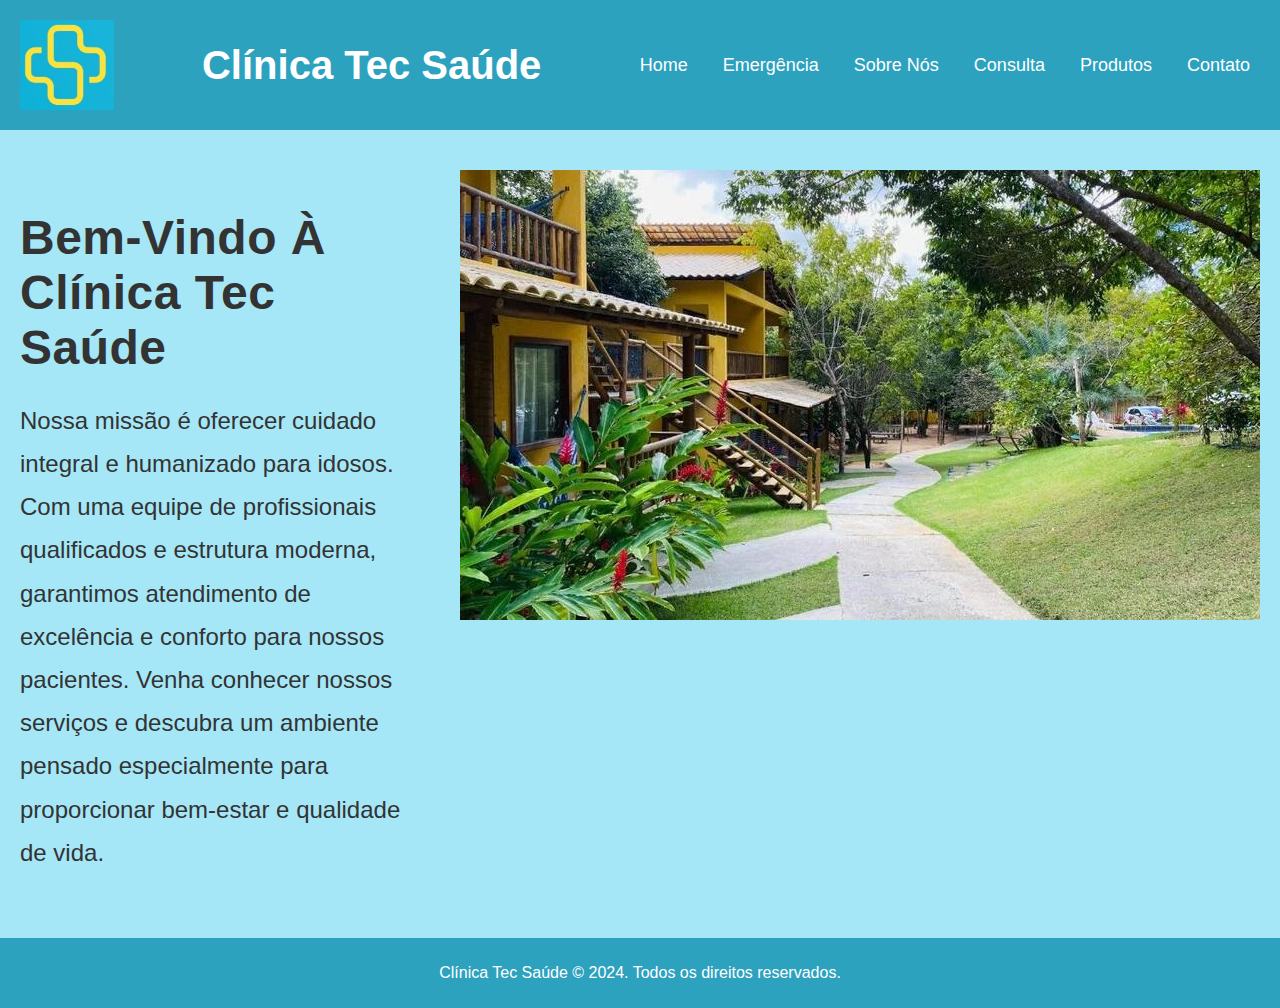
<file: index.html>
<!DOCTYPE html>
<html lang="pt-br">
<head>
    <meta charset="UTF-8">
    <meta name="viewport" content="width=device-width, initial-scale=1.0">
    <title>Home - Clínica Tec Saúde</title>
    <link rel="stylesheet" href="styles.css">
    <script src="script.js" defer></script>
</head>
<body>
    <header>
        <img src="imagens/logo TEC SAUDE.jpg" alt="Logo Clínica Tec Saúde">
        <h1>Clínica Tec Saúde</h1>
      
        <!-- Menu para Computador -->
        <nav class="desktop-menu">
          <a href="index.html">Home</a>
          <a href="emergencia.html">Emergência</a>
          <a href="sobre-nos.html">Sobre Nós</a>
          <a href="consulta.html">Consulta</a>
          <a href="produtos.html">Produtos</a>
          <a href="contato.html">Contato</a>
        </nav>
      
        <!-- Menu para Celular (Hambúrguer Menu) -->
        <nav class="mobile-menu">
          <button class="menu-toggle" aria-label="Abrir menu">&#9776;</button>
          <ul class="mobile-menu-items">
            <li><a href="index.html">Home</a></li>
            <li><a href="emergencia.html">Emergência</a></li>
            <li><a href="sobre-nos.html">Sobre Nós</a></li>
            <li><a href="consulta.html">Consulta</a></li>
            <li><a href="produtos.html">Produtos</a></li>
            <li><a href="contato.html">Contato</a></li>
          </ul>
        </nav>
      </header>

    <main>
        <section class="presentation section active" id="home">
            <div class="home-content">
                <!-- Coluna de texto -->
                <div class="home-text">
                    <h2 style="font-size: 3rem; margin-bottom: 20px;">Bem-vindo à Clínica Tec Saúde</h2>
                    <p style="font-size: 1.5rem; line-height: 1.8;">
                        Nossa missão é oferecer cuidado integral e humanizado para idosos. 
                        Com uma equipe de profissionais qualificados e estrutura moderna, garantimos 
                        atendimento de excelência e conforto para nossos pacientes. Venha conhecer nossos 
                        serviços e descubra um ambiente pensado especialmente para proporcionar bem-estar 
                        e qualidade de vida.
                    </p>
                </div>
                <!-- Coluna da imagem -->
                <img class="home-image" src="imagens/casa de repouso.jpg" alt="Casa de Repouso">
            </div>
        </section>
    </main>

    <footer>
        <p>Clínica Tec Saúde © 2024. Todos os direitos reservados.</p>
    </footer>
</body>
</html>
</file>
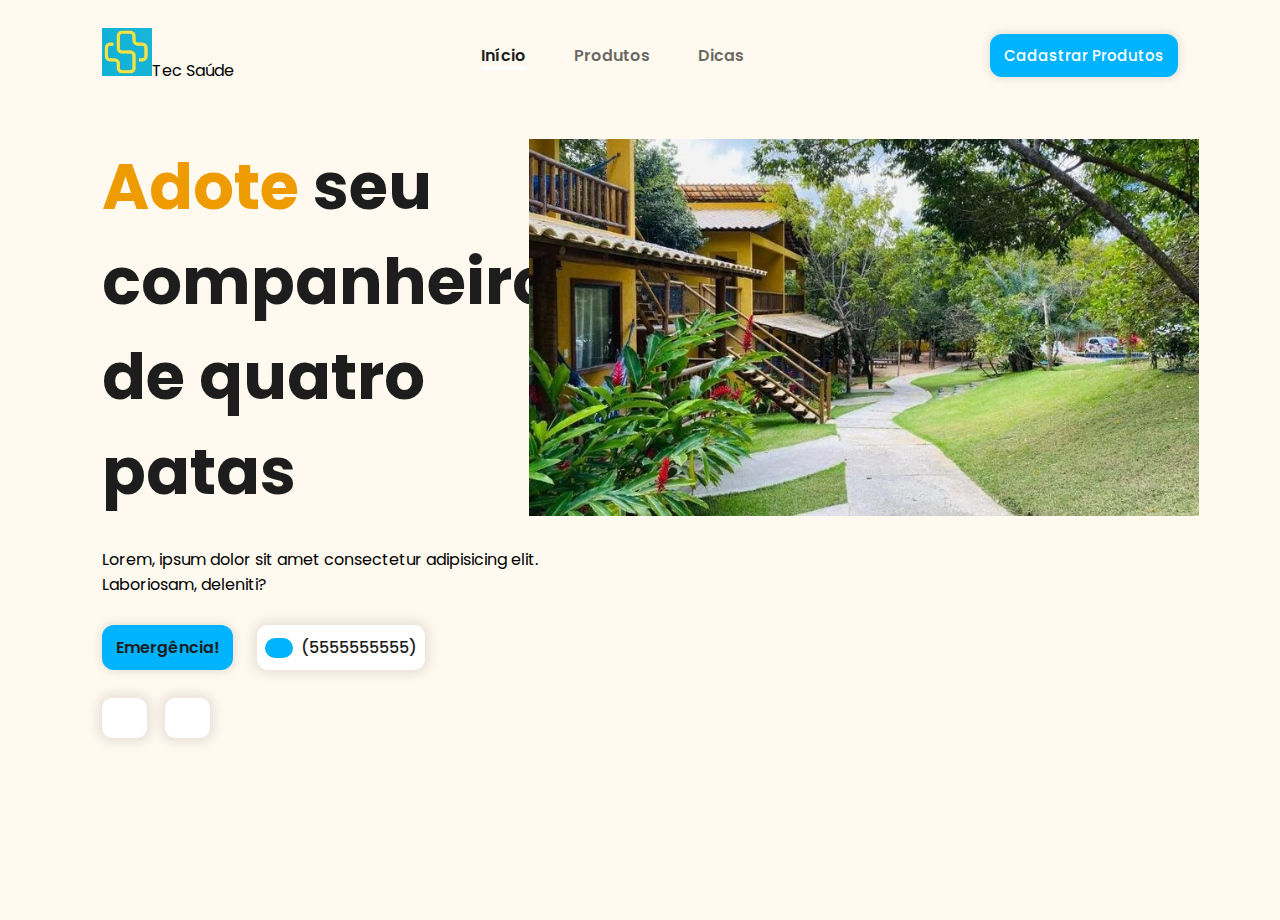
<file: tecsaude/tecsaude - teste/Index.html>
<!DOCTYPE html>
<html lang="pt-br">
<head>
    <meta charset="UTF-8">
    <meta name="viewport" content="width=device-width, initial-scale=1.0">
    <link rel="stylesheet" href="Assets/Css/Header.css">
    <link rel="stylesheet" href="Assets/Css/Main.css">
    <link rel="stylesheet" href="Assets/Css/Menu.css">
    <link rel="stylesheet" href="https://cdnjs.cloudflare.com/ajax/libs/font-awesome/6.6.0/css/all.min.css" integrity="sha512-Kc323vGBEqzTmouAECnVceyQqyqdsSiqLQISBL29aUW4U/M7pSPA/gEUZQqv1cwx4OnYxTxve5UMg5GT6L4JJg==" crossorigin="anonymous" referrerpolicy="no-referrer" />

    <script src="https://cdnjs.cloudflare.com/ajax/libs/jquery/3.7.1/jquery.min.js" integrity="sha512-v2CJ7UaYy4JwqLDIrZUI/4hqeoQieOmAZNXBeQyjo21dadnwR+8ZaIJVT8EE2iyI61OV8e6M8PP2/4hpQINQ/g==" crossorigin="anonymous" referrerpolicy="no-referrer"></script>
    <title>Clinica TecSaude</title>
</head>
<body>
    <!--Cabeçalho-->
    <header>
        <nav id="navbar">
            <a id="nav_logo"><img src="Assets/Img/logo-final.jpg" alt="Logo Tec Saude">Tec Saúde</a>

            <ul id="nav_list">
                <li class="nav-item active">
                    <a href="Index.html">Início</a>
                </li>
                <li class="nav-item">
                    <a href="produtos.php">Produtos</a>
                </li>
                <li class="nav-item">
                    <a href="dicas.html">Dicas</a>
                </li>
                
            </ul>

            <button class="btn-default">
                <a href="Formulario.html">Cadastrar Produtos</a>
            </button>

            <button id="mobile_btn">
                <i class="fa-solid fa-bars"></i>
            </button>
        </nav>

        <div id="mobile_menu">
            <ul id="mobile_nav_list">
                <li class="nav-item">
                    <a href="Index.html">Início</a>
                </li>
                <li class="nav-item">
                    <a href="produtos.php">Produtos</a>
                </li>
                <li class="nav-item">
                    <a href="dicas.html">Dicas</a>
                </li>
                
            </ul>

            <button class="btn-default">
                <a href="Formulario.html">Cadastrar Produtos</a>
            </button>
        </div>
    </header> 

    <main id="content">
        <section id="home">
            <div class="shape"></div>
            
            <div id="cta">
                <h1 class="title"><span>Adote</span> seu companheiro de quatro patas</h1>
                <p class="description">
                    Lorem, ipsum dolor sit amet consectetur adipisicing elit. Laboriosam, deleniti?
                </p>
            
                
                <div id="cta_buttons">
                    <a href="#" class="btn-default">Emergência!</a>
                    <a href="tel:+5555555555" id="phone_button">
                        <button class="btn-default">
                            <i class="fa-solid fa-phone"></i>
                        </button>
                        (5555555555)
                    </a>
                </div>

                <div class="social-media-buttons">
                    <a href="">
                        <i class="fa-brands fa-whatsapp"></i>
                    </a>
    
                    <a href="">
                        <i class="fa-brands fa-instagram"></i>
                    </a>
                </div>
            </div>
            

            <div id="banner">
                <img src="Assets/Img/casa de repouso.jpg" alt="banner">
            </div>
        </section>

        
    </main>
    
    <script src="Javascript/Script.js"></script>
</body>
</html>
</file>
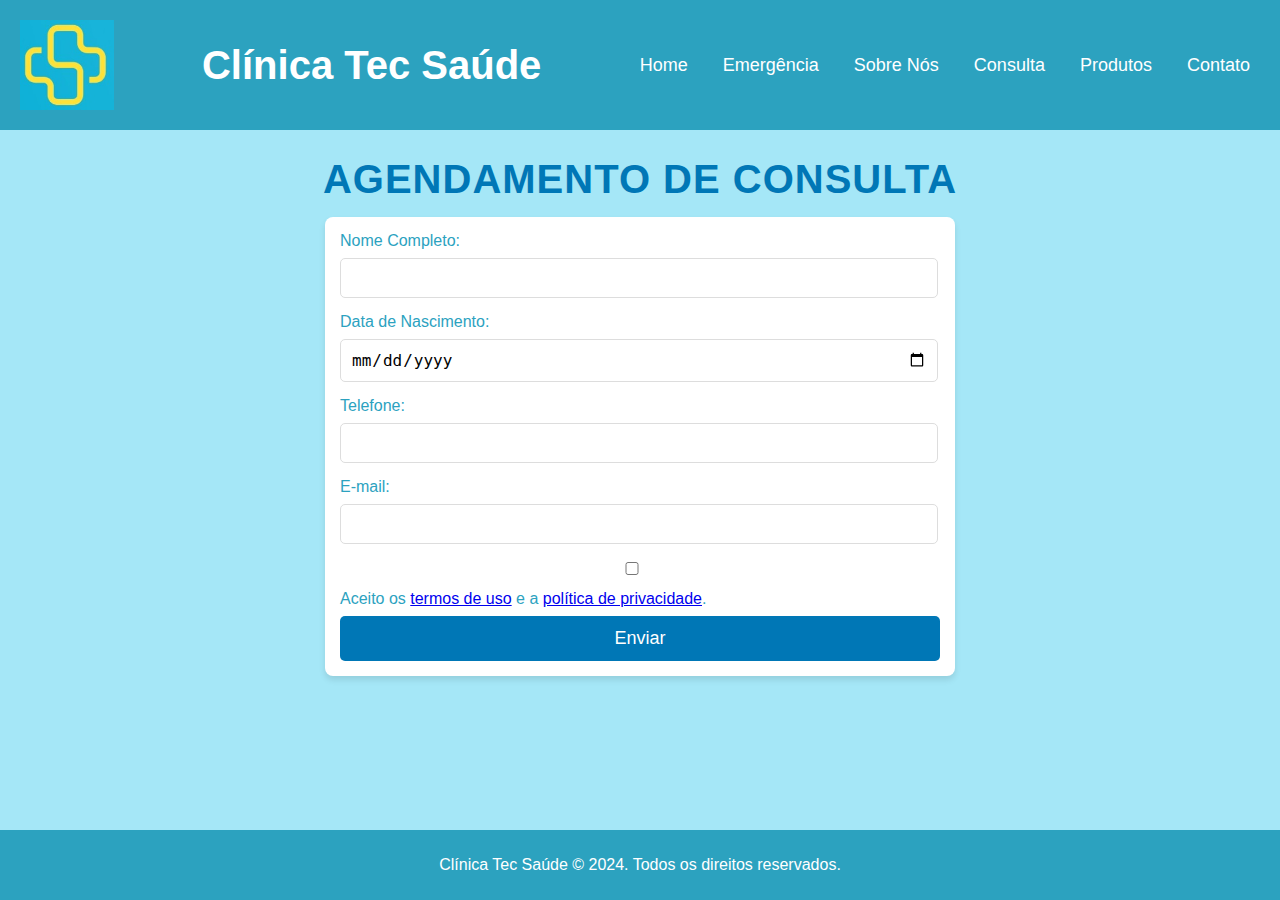
<file: consulta.html>
<!DOCTYPE html>
<html lang="pt-br">
<head>
    <meta charset="UTF-8">
    <meta name="viewport" content="width=device-width, initial-scale=1.0">
    <title>Consulta - Clínica Tec Saúde</title>
    <link rel="stylesheet" href="styles.css">
    <script src="script.js" defer></script>
</head>
<body>
    <header>
        <img src="imagens/logo TEC SAUDE.jpg" alt="Logo Clínica Tec Saúde">
        <h1>Clínica Tec Saúde</h1>
      
        <!-- Menu para Computador -->
        <nav class="desktop-menu">
          <a href="index.html">Home</a>
          <a href="emergencia.html">Emergência</a>
          <a href="sobre-nos.html">Sobre Nós</a>
          <a href="consulta.html">Consulta</a>
          <a href="produtos.html">Produtos</a>
          <a href="contato.html">Contato</a>
        </nav>
      
        <!-- Menu para Celular (Hambúrguer Menu) -->
        <nav class="mobile-menu">
          <button class="menu-toggle" aria-label="Abrir menu">&#9776;</button>
          <ul class="mobile-menu-items">
            <li><a href="index.html">Home</a></li>
            <li><a href="emergencia.html">Emergência</a></li>
            <li><a href="sobre-nos.html">Sobre Nós</a></li>
            <li><a href="consulta.html">Consulta</a></li>
            <li><a href="produtos.html">Produtos</a></li>
            <li><a href="contato.html">Contato</a></li>
          </ul>
        </nav>
      </header>

    <main>
        <section class="consult-section">
            <h1>Agendamento de Consulta</h1>
            <form>
                <label for="name">Nome Completo:</label>
                <input type="text" id="name" required>

                <label for="dob">Data de Nascimento:</label>
                <input type="date" id="dob" required>

                <label for="phone">Telefone:</label>
                <input type="tel" id="phone" required>

                <label for="email">E-mail:</label>
                <input type="email" id="email" required>

                <label for="privacy-policy">
                    <input type="checkbox" id="privacy-policy" required>
                    Aceito os <a href="/termos-de-uso">termos de uso</a> e a <a href="/politica-de-privacidade">política de privacidade</a>.
                </label>

                <button type="submit">Enviar</button>
            </form>
        </section>
    </main>

    <footer>
        <p>Clínica Tec Saúde © 2024. Todos os direitos reservados.</p>
    </footer>
</body>
</html>
</file>
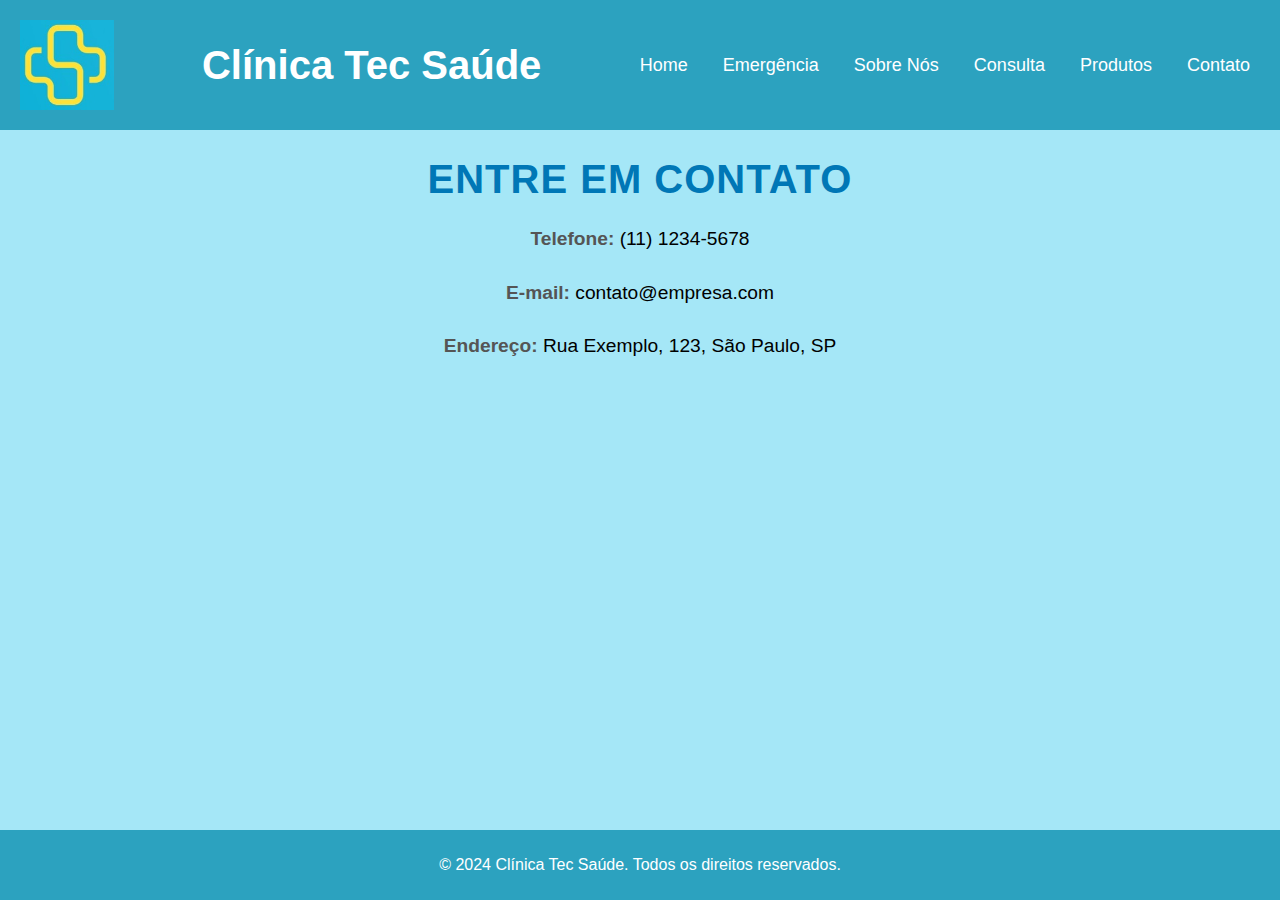
<file: contato.html>
<!DOCTYPE html>
<html lang="pt-br">
<head>
    <meta charset="UTF-8">
    <meta name="viewport" content="width=device-width, initial-scale=1.0">
    <title>Contato - Clínica Tec Saúde</title>
    <link rel="stylesheet" href="styles.css">
    <script src="script.js" defer></script>
</head>
<body>
    <header>
        <img src="imagens/logo TEC SAUDE.jpg" alt="Logo Clínica Tec Saúde">
        <h1>Clínica Tec Saúde</h1>
      
        <!-- Menu para Computador -->
        <nav class="desktop-menu">
          <a href="index.html">Home</a>
          <a href="emergencia.html">Emergência</a>
          <a href="sobre-nos.html">Sobre Nós</a>
          <a href="consulta.html">Consulta</a>
          <a href="produtos.html">Produtos</a>
          <a href="contato.html">Contato</a>
        </nav>
      
        <!-- Menu para Celular (Hambúrguer Menu) -->
        <nav class="mobile-menu">
          <button class="menu-toggle" aria-label="Abrir menu">&#9776;</button>
          <ul class="mobile-menu-items">
            <li><a href="index.html">Home</a></li>
            <li><a href="emergencia.html">Emergência</a></li>
            <li><a href="sobre-nos.html">Sobre Nós</a></li>
            <li><a href="consulta.html">Consulta</a></li>
            <li><a href="produtos.html">Produtos</a></li>
            <li><a href="contato.html">Contato</a></li>
          </ul>
        </nav>
    </header>

    <main>
        <section>
            <h1 style="text-align: center; font-size: 2.5rem; margin-bottom: 20px; color: #0077B6;">Entre em Contato</h1>
            <div style="max-width: 600px; margin: 0 auto; text-align: center; font-size: 1.2rem; line-height: 1.8; color: #555;">
                <p><strong>Telefone:</strong> <span style="color: #000;">(11) 1234-5678</span></p>
                <p><strong>E-mail:</strong> <span style="color: #000;">contato@empresa.com</span></p>
                <p><strong>Endereço:</strong> <span style="color: #000;">Rua Exemplo, 123, São Paulo, SP</span></p>
            </div>
        </section>
    </main>

    <footer>
        <p>&copy; 2024 Clínica Tec Saúde. Todos os direitos reservados.</p>
    </footer>
</body>
</html>
</file>
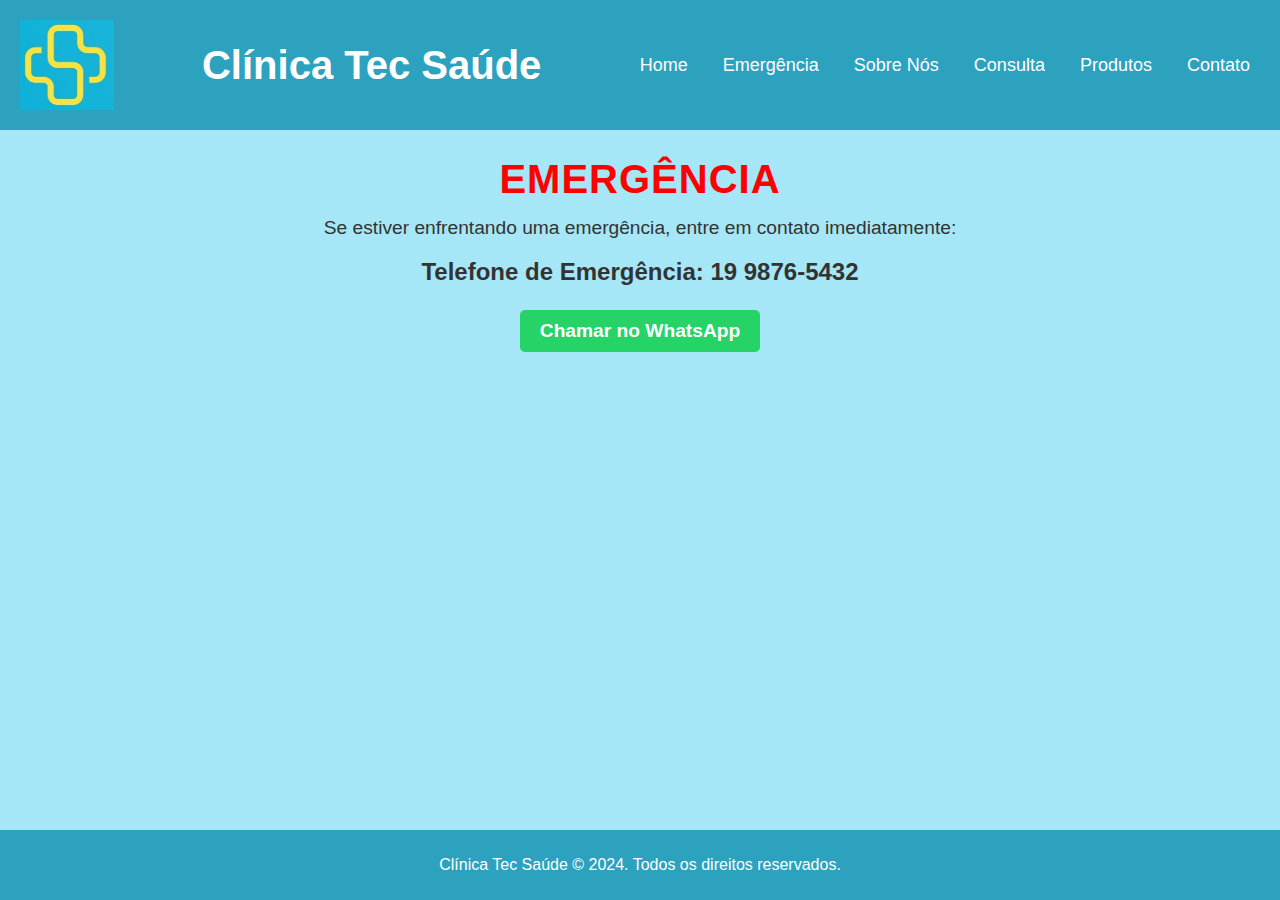
<file: emergencia.html>
<!DOCTYPE html>
<html lang="pt-br">
<head>
    <meta charset="UTF-8">
    <meta name="viewport" content="width=device-width, initial-scale=1.0">
    <title>Emergência - Clínica Tec Saúde</title>
    <link rel="stylesheet" href="styles.css">
    <script src="script.js" defer></script>
</head>
<body>
    <header>
        <img src="imagens/logo TEC SAUDE.jpg" alt="Logo Clínica Tec Saúde">
        <h1>Clínica Tec Saúde</h1>
      
        <!-- Menu para Computador -->
        <nav class="desktop-menu">
          <a href="index.html">Home</a>
          <a href="emergencia.html">Emergência</a>
          <a href="sobre-nos.html">Sobre Nós</a>
          <a href="consulta.html">Consulta</a>
          <a href="produtos.html">Produtos</a>
          <a href="contato.html">Contato</a>
        </nav>
      
        <!-- Menu para Celular (Hambúrguer Menu) -->
        <nav class="mobile-menu">
          <button class="menu-toggle" aria-label="Abrir menu">&#9776;</button>
          <ul class="mobile-menu-items">
            <li><a href="index.html">Home</a></li>
            <li><a href="emergencia.html">Emergência</a></li>
            <li><a href="sobre-nos.html">Sobre Nós</a></li>
            <li><a href="consulta.html">Consulta</a></li>
            <li><a href="produtos.html">Produtos</a></li>
            <li><a href="contato.html">Contato</a></li>
          </ul>
        </nav>
    </header> 
    
   <main>
    <section class="emergency-section" id="emergency">
        <!-- Título em vermelho -->
        <h1 style="color: red; font-size: 2.5rem; text-align: center;">Emergência</h1>
        
        <!-- Texto centralizado -->
        <p style="font-size: 1.2rem; text-align: center; margin-top: 15px;">
            Se estiver enfrentando uma emergência, entre em contato imediatamente:
        </p>
        
        <!-- Telefone em negrito -->
        <p style="font-size: 1.5rem; font-weight: bold; text-align: center; margin-top: 10px;">
            Telefone de Emergência: 19 9876-5432
        </p>
        
        <!-- Botão do WhatsApp -->
        <div style="text-align: center; margin-top: 20px;">
            <a href="https://wa.me/551998765432" 
               target="_blank" 
               style="display: inline-block; background-color: #25D366; color: white; font-size: 1.2rem; font-weight: bold; text-decoration: none; padding: 10px 20px; border-radius: 5px;">
                Chamar no WhatsApp
            </a>
        </div>
    </section>
</main>


    <footer>
        <p>Clínica Tec Saúde © 2024. Todos os direitos reservados.</p>
    </footer>
</body>
</html>
</file>
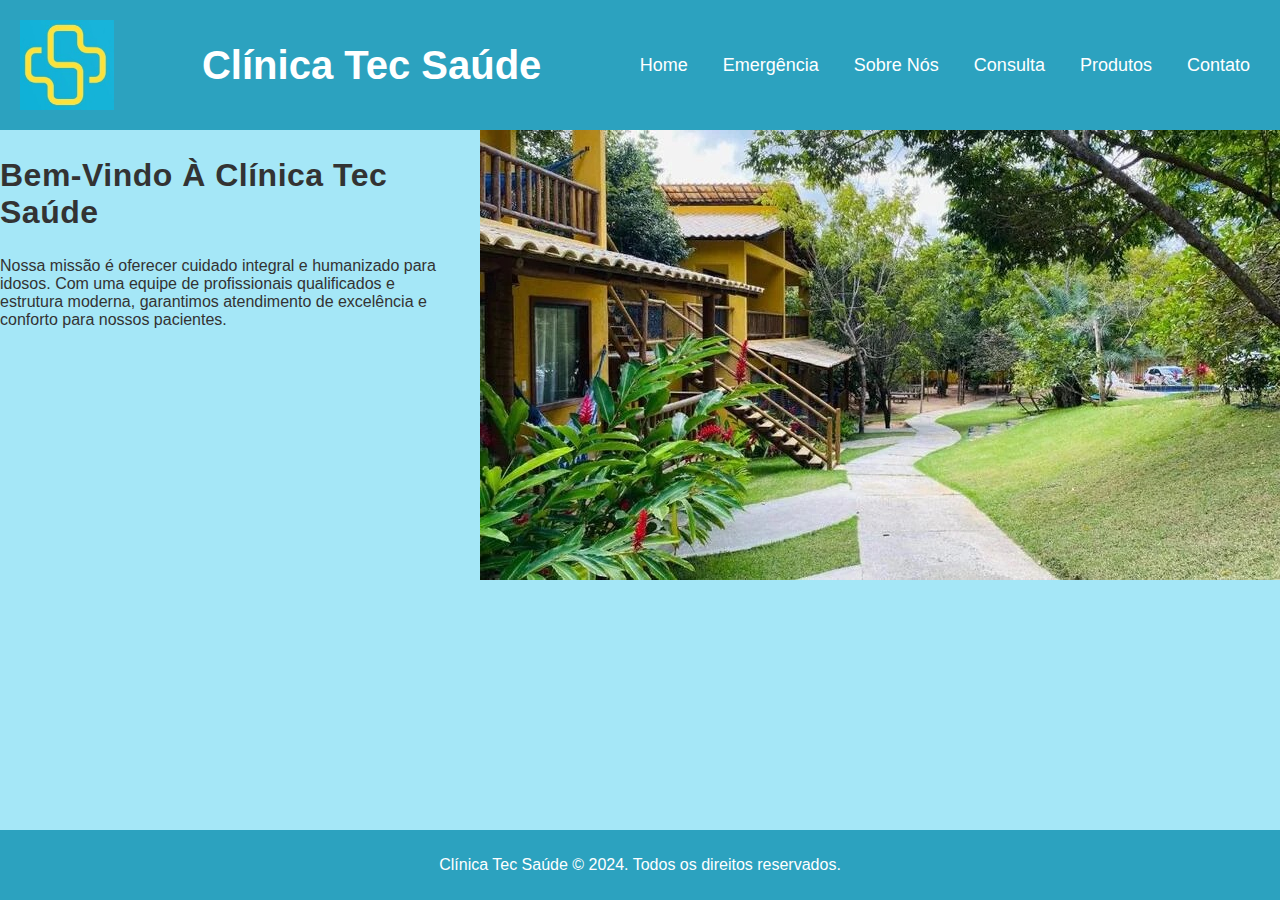
<file: home.html>
<!DOCTYPE html>
<html lang="pt-br">
<head>
    <meta charset="UTF-8">
    <meta name="viewport" content="width=device-width, initial-scale=1.0">
    <title>Home - Clínica Tec Saúde</title>
    <link rel="stylesheet" href="styles.css">
</head>
<body>
    <header>
        <img src="imagens/logo TEC SAUDE.jpg" alt="Logo Clínica Tec Saúde">
        <h1>Clínica Tec Saúde</h1>
        <nav>
            <a href="home.html">Home</a>
            <a href="emergencia.html">Emergência</a>
            <a href="sobre-nos.html">Sobre Nós</a>
            <a href="consulta.html">Consulta</a>
            <a href="produtos.html">Produtos</a>
            <a href="contato.html">Contato</a>
        </nav>
    </header>

    <main>
        <section class="home-content">
            <div class="home-text">
                <h2>Bem-vindo à Clínica Tec Saúde</h2>
                <p>
                    Nossa missão é oferecer cuidado integral e humanizado para idosos. 
                    Com uma equipe de profissionais qualificados e estrutura moderna, garantimos 
                    atendimento de excelência e conforto para nossos pacientes.
                </p>
            </div>
            <img class="home-image" src="imagens/casa de repouso.jpg" alt="Casa de Repouso">
        </section>
    </main>

    <footer>
        <p>Clínica Tec Saúde © 2024. Todos os direitos reservados.</p>
    </footer>
</body>
</html>
</file>
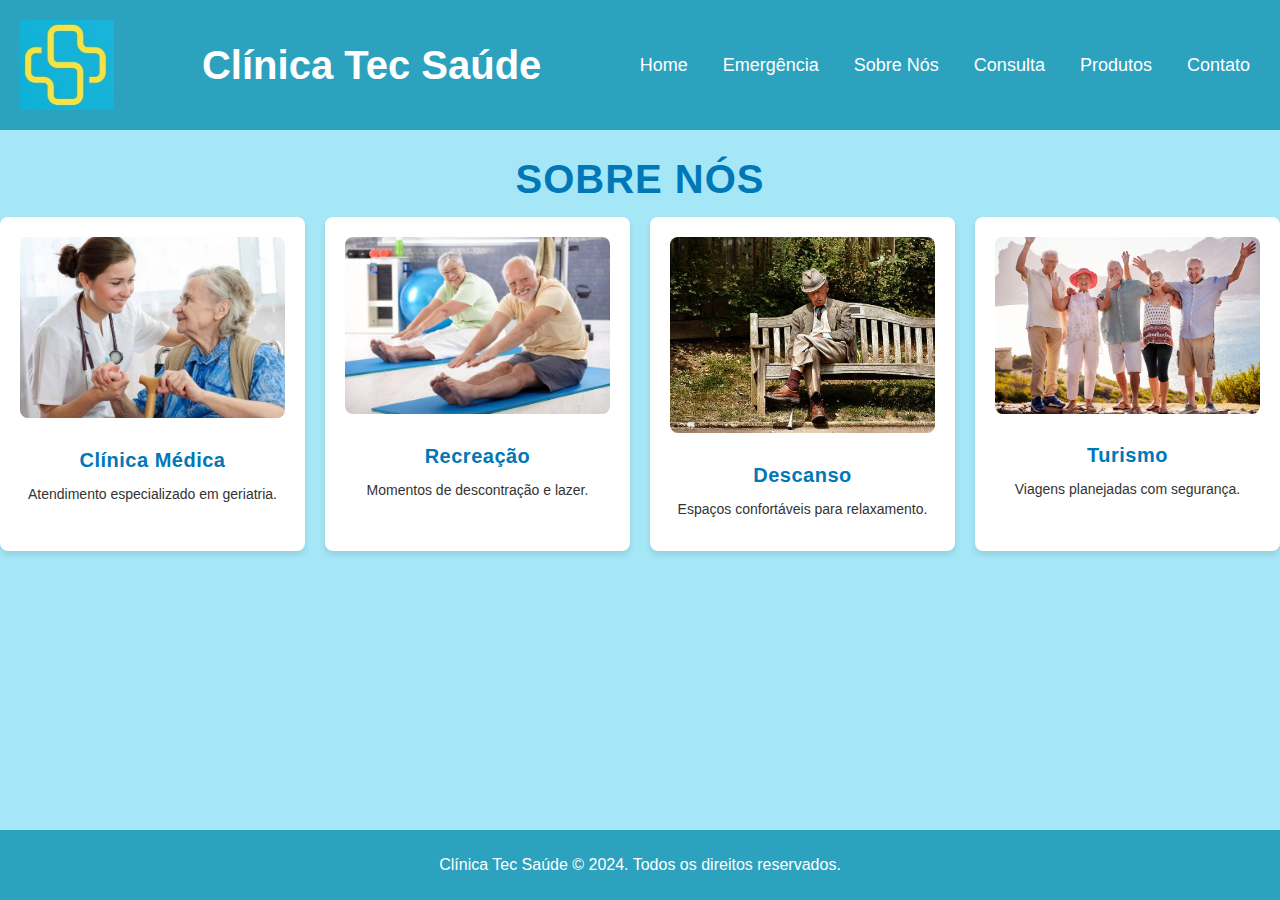
<file: sobre-nos.html>
<!DOCTYPE html>
<html lang="pt-br">
<head>
    <meta charset="UTF-8">
    <meta name="viewport" content="width=device-width, initial-scale=1.0">
    <title>Sobre Nós - Clínica Tec Saúde</title>
    <link rel="stylesheet" href="styles.css">
    <script src="script.js" defer></script>
</head>
<body>
    <header>
        <img src="imagens/logo TEC SAUDE.jpg" alt="Logo Clínica Tec Saúde">
        <h1>Clínica Tec Saúde</h1>
      
        <!-- Menu para Computador -->
        <nav class="desktop-menu">
          <a href="index.html">Home</a>
          <a href="emergencia.html">Emergência</a>
          <a href="sobre-nos.html">Sobre Nós</a>
          <a href="consulta.html">Consulta</a>
          <a href="produtos.html">Produtos</a>
          <a href="contato.html">Contato</a>
        </nav>
      
        <!-- Menu para Celular (Hambúrguer Menu) -->
        <nav class="mobile-menu">
          <button class="menu-toggle" aria-label="Abrir menu">&#9776;</button>
          <ul class="mobile-menu-items">
            <li><a href="index.html">Home</a></li>
            <li><a href="emergencia.html">Emergência</a></li>
            <li><a href="sobre-nos.html">Sobre Nós</a></li>
            <li><a href="consulta.html">Consulta</a></li>
            <li><a href="produtos.html">Produtos</a></li>
            <li><a href="contato.html">Contato</a></li>
          </ul>
        </nav>
      </header>

    <main>
        <section class="about-section">
            <h1>Sobre Nós</h1>
            <div class="grid">
                <div class="grid-item">
                    <img src="imagens/clinica médica idoso.jpg" alt="Clínica Médica">
                    <h2>Clínica Médica</h2>
                    <p>Atendimento especializado em geriatria.</p>
                </div>
                <div class="grid-item">
                    <img src="imagens/recreação com idosos.jpg" alt="Recreação">
                    <h2>Recreação</h2>
                    <p>Momentos de descontração e lazer.</p>
                </div>
                <div class="grid-item">
                    <img src="imagens/descanso.jpg" alt="Descanso">
                    <h2>Descanso</h2>
                    <p>Espaços confortáveis para relaxamento.</p>
                </div>
                <div class="grid-item">
                    <img src="imagens/turismo.jpg" alt="Turismo">
                    <h2>Turismo</h2>
                    <p>Viagens planejadas com segurança.</p>
                </div>
            </div>
        </section>
    </main>

    <footer>
        <p>Clínica Tec Saúde © 2024. Todos os direitos reservados.</p>
    </footer>
</body>
</html>
</file>
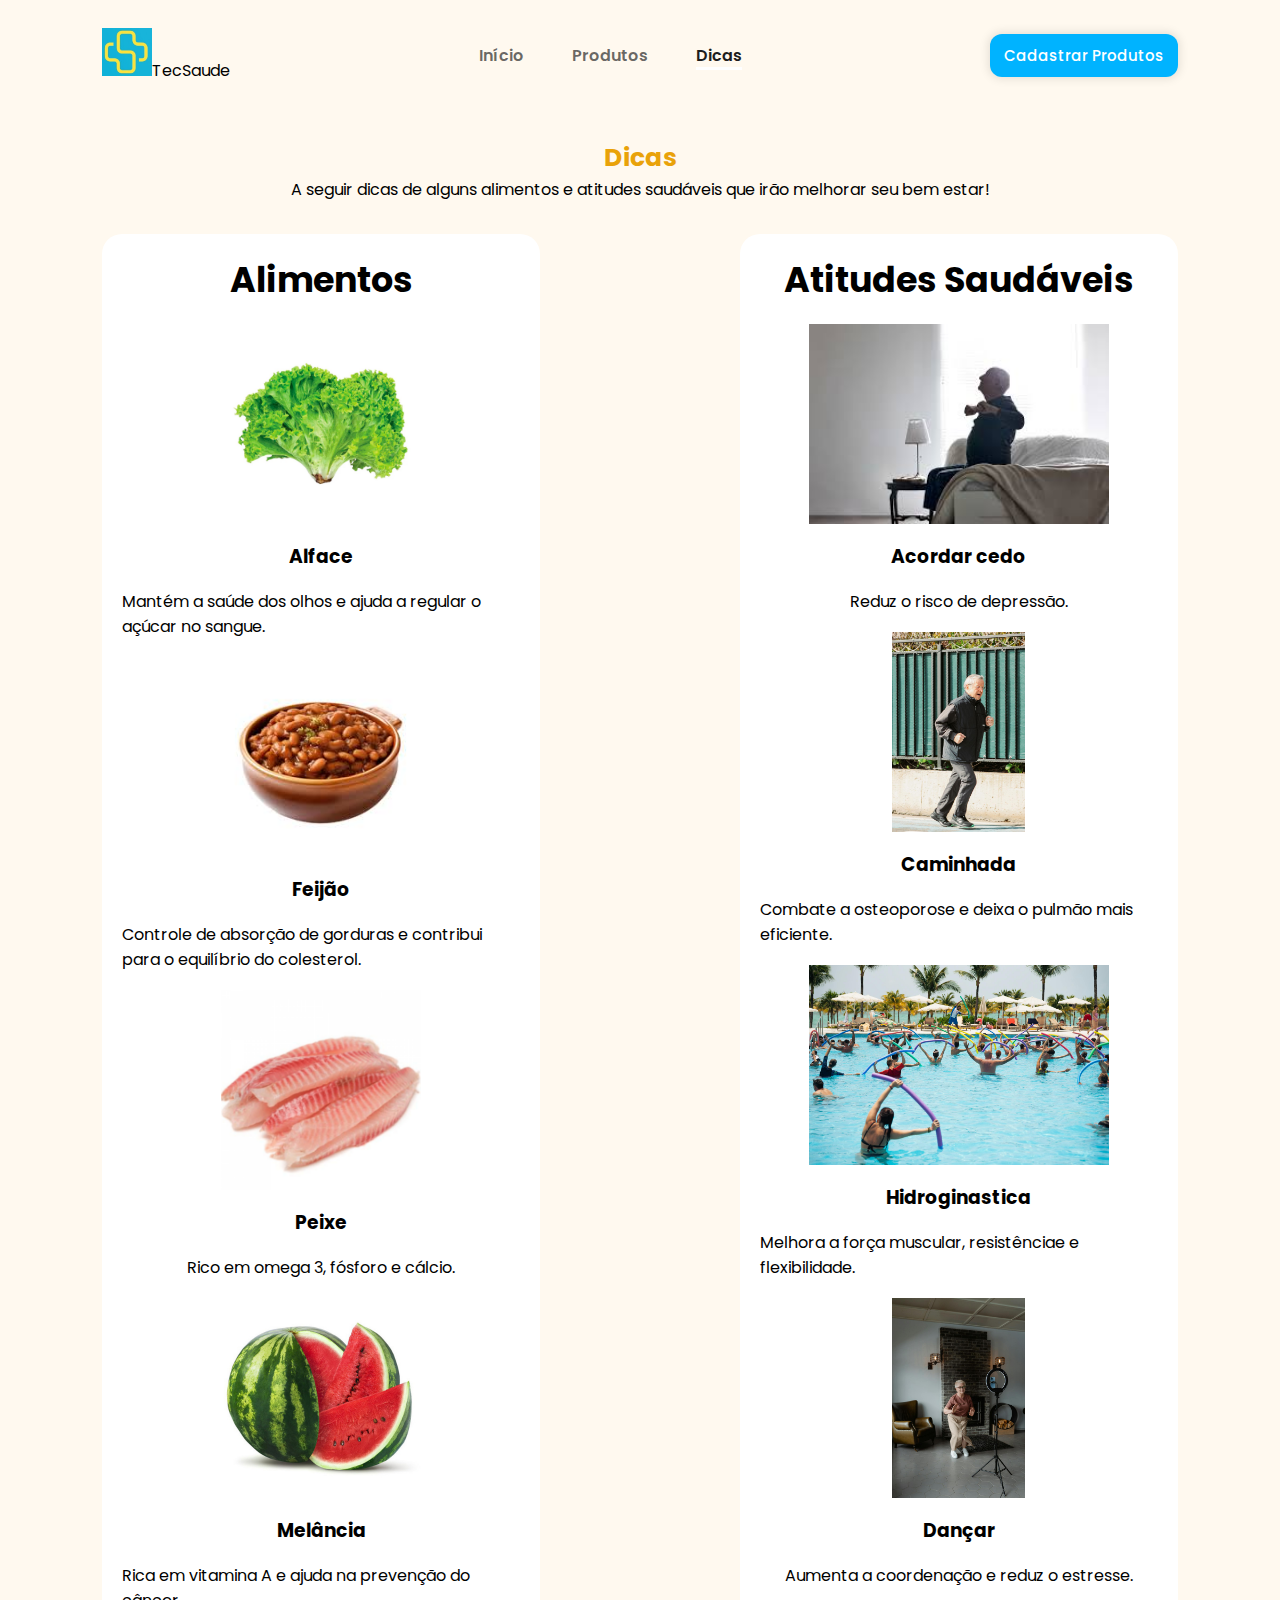
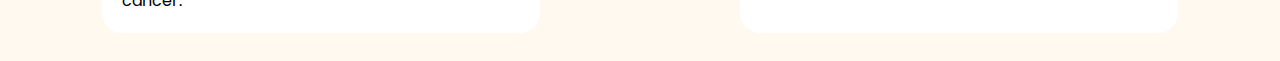
<file: tecsaude/tecsaude - teste/dicas.html>
<!DOCTYPE html>
<html lang="pt-br">
<head>
    <meta charset="UTF-8">
    <meta name="viewport" content="width=device-width, initial-scale=1.0">
    <link rel="stylesheet" href="Assets/Css/Header.css">
    <link rel="stylesheet" href="Assets/Css/Main.css">
    <link rel="stylesheet" href="Assets/Css/Menu.css">
    <link rel="stylesheet" href="https://cdnjs.cloudflare.com/ajax/libs/font-awesome/6.6.0/css/all.min.css" integrity="sha512-Kc323vGBEqzTmouAECnVceyQqyqdsSiqLQISBL29aUW4U/M7pSPA/gEUZQqv1cwx4OnYxTxve5UMg5GT6L4JJg==" crossorigin="anonymous" referrerpolicy="no-referrer" />

    <script src="https://cdnjs.cloudflare.com/ajax/libs/jquery/3.7.1/jquery.min.js" integrity="sha512-v2CJ7UaYy4JwqLDIrZUI/4hqeoQieOmAZNXBeQyjo21dadnwR+8ZaIJVT8EE2iyI61OV8e6M8PP2/4hpQINQ/g==" crossorigin="anonymous" referrerpolicy="no-referrer"></script>
    <title>Clinica TecSaude</title>
</head>
<body>
    <!--Cabeçalho-->
    <header>
        <nav id="navbar">
            <a id="nav_logo"><img src="Assets/Img/logo-final.jpg" alt="Logo TecSaude">TecSaude</a>

            <ul id="nav_list">
                <li class="nav-item">
                    <a href="Index.html">Início</a>
                </li>
                <li class="nav-item">
                    <a href="produtos.php">Produtos</a>
                </li>
                <li class="nav-item active">
                    <a href="dicas.html">Dicas</a>
                </li>
                
            </ul>

            <button class="btn-default">
                <a href="Formulario.html">Cadastrar Produtos</a>
            </button>

            <button id="mobile_btn">
                <i class="fa-solid fa-bars"></i>
            </button>
        </nav>

        <div id="mobile_menu">
            <ul id="mobile_nav_list">
                <li class="nav-item">
                    <a href="Index.html">Início</a>
                </li>
                <li class="nav-item">
                    <a href="produtos.php">Produtos</a>
                </li>
                <li class="nav-item">
                    <a href="dicas.html">Dicas</a>
                </li>

            </ul>

            <button class="btn-default">
                <a href="Formulario.html">Cadastrar Produtos</a>
            </button>
        </div>
    </header> 

    <main id="content">
        <section id="menu">
            <h4 class="section-title">Dicas</h4>
            <p>
                A seguir dicas de alguns alimentos e atitudes saudáveis que irão melhorar seu bem estar!
            </p>

            <div id="petisco">
                <div class="petisco-list">
                    <h2 class="petisco-title">Alimentos</h2>
                    <img src="Assets/Img/alface.png" class="petisco-one" alt="alface">

                    <h3>
                        Alface
                    </h3>

                    <span class="petisco">
                        Mantém a saúde dos olhos e ajuda a regular o açúcar no sangue.
                    </span>
                    
                    <img src="Assets/Img/feijao.jpg" class="petisco-one" alt="feijao">

                    <h3>
                        Feijão
                    </h3>

                    <span class="petisco">
                        Controle de absorção de gorduras e contribui para o equilíbrio do colesterol.
                    </span>

                    
                    <img src="Assets/Img/peixe.png" class="petisco-one" alt="peixe">

                    <h3>
                        Peixe
                    </h3>

                    <span class="petisco">
                        Rico em omega 3, fósforo e cálcio.
                    </span>

                    <img src="Assets/Img/melancia.png" class="petisco-one" alt="melancia">

                    <h3>
                        Melância
                    </h3>

                    <span class="petisco">
                        Rica em vitamina A e ajuda na prevenção do câncer.
                    </span>
                </div>

                <div class="petisco-list">
                    <h2 class="petisco-title">Atitudes Saudáveis</h2>
                    <img src="Assets/Img/acordando.jpg" class="petisco-one" alt="acordar">

                    <h3>
                        Acordar cedo
                    </h3>

                    <span class="petisco">
                        Reduz o risco de depressão.
                    </span>
                    <img src="Assets/Img/caminhada.jpeg" class="petisco-one" alt="caminhadaz">

                    <h3>
                        Caminhada
                    </h3>

                    <span class="petisco">
                        Combate a osteoporose e deixa o pulmão mais eficiente.
                    </span>
                    <img src="Assets/Img/hidro.jpeg" class="petisco-one" alt="hidro">

                    <h3>
                        Hidroginastica
                    </h3>

                    <span class="petisco">
                        Melhora a força muscular, resistênciae e flexibilidade.
                    </span>
                    <img src="Assets/Img/danca.jpeg" class="petisco-one" alt="Vegetais">

                    <h3>
                        Dançar
                    </h3>

                    <span class="petisco">
                        Aumenta a coordenação e reduz o estresse.
                    </span>               
                </div>
            </div>
            
        </section>
        
       
    </main>
    
    <script src="Javascript/Script.js"></script>
</body>
</html>
</file>
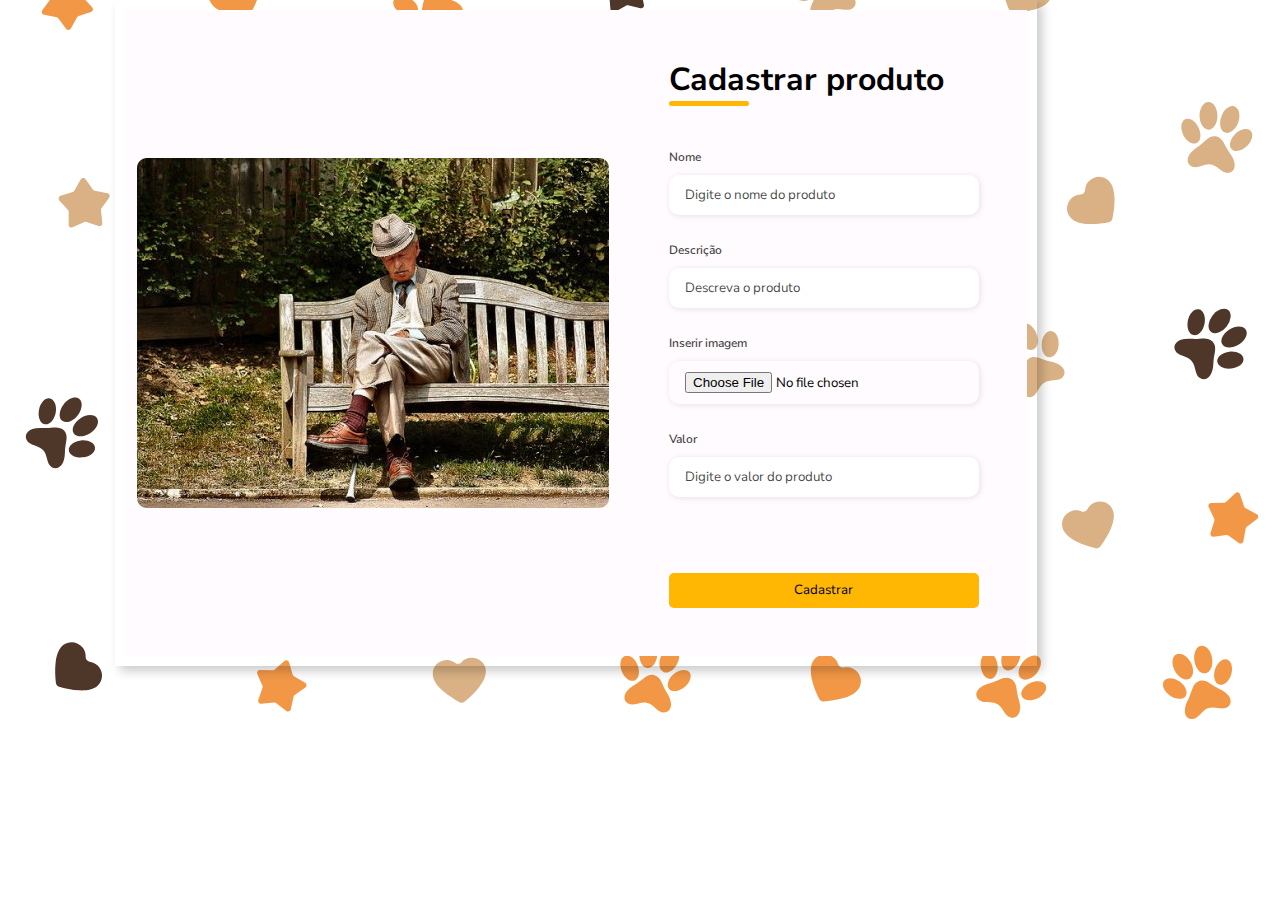
<file: tecsaude/tecsaude - teste/Formulario.html>
<!DOCTYPE html>
<html lang="pt-br">
<head>
    <meta charset="UTF-8">
    <meta name="viewport" content="width=device-width, initial-scale=1.0">
    <link rel="stylesheet" href="Assets/Css/Formulario.css">
    <title>Formulário de Cadastro</title>
    <script src="Javascript/Script.js" defer></script>

</head>
<body>
    <div class="container">
        <div class="form-image">
            <img src="Assets/Img/descanso.jpg" alt="Form image">
        </div>
        <div class="form">
            <form method="POST" action="form.php">
                <div class="form-header">
                    <div class="title">
                        <h1>Cadastrar produto</h1>
                    </div>
                    
                </div>

                <div class="input-group">
                    <div class="input-box">
                        <label for="nome">Nome</label>
                        <input id="nome" type="text" name="nome" placeholder="Digite o nome do produto" required>
                    </div>

                    <div class="input-box">
                        <label for="descricao">Descrição</label>
                        <input id="descricao" type="text" name="descricao" placeholder="Descreva o produto" required>
                    </div>

                    <div class="input-box">
                        <label for="foto">Inserir imagem</label>
                        <input type="file" id="imagem"  name="imagem"  required>
                    </div>

                    <div class="input-box">
                        <label for="valor">Valor</label>
                        <input id="valor" type="text" name="valor" placeholder="Digite o valor do produto" required>
                    </div>

                

                </div>

                <div class="continue-button">
                    <button type="submit" name="botao" id="cadastrar">Cadastrar</button>
                </div>
            </form>
        </div>
    </div>
</body>
</html>
</file>
<file: styles.css>
body {
  font-family: Arial, sans-serif;
  margin: 0;
  padding: 0;
  color: #333;
  background-color: #A5E7F7;
  max-width: 100%;
  overflow-x: hidden; /* Evita a rolagem horizontal */
  box-sizing: border-box; /* Garante que padding e bordas não ultrapassem a largura do elemento */
  display: flex;
  flex-direction: column;
  min-height: 100vh;
}



main h1 {
  font-size: 2.5rem;
  text-transform: uppercase; /* Letras maiúsculas */
  letter-spacing: 1px; /* Espaçamento entre letras */
  text-align: center;
  font-family: 'Roboto', sans-serif; 
  font-weight: 700; /* Negrito */
  color:#0077b6; /* Azul escuro */
  margin-bottom: 15px;
}

h2 {
  font-size: 2rem;
  text-transform: capitalize; /* Apenas a primeira letra maiúscula */
  letter-spacing: 0.5px;
}

h3 {
  font-size: 1.5rem;
  text-transform: none; /* Normal */
  letter-spacing: normal;
}
header {
  background-color: #2CA2BF;
  color: white;
  padding: 20px;
  display: flex;
  justify-content: space-between;
  align-items: center;

}

header img {
  height: 90px;
}

header h1 {
  font-size: 40px;
  margin: 0;
  flex: 1;
  text-align: center;
}

nav {
  display: flex;
  justify-content: center;
  gap: 15px;
}

nav a {
  color: white;
  text-decoration: none;
  font-size: 18px;
  padding: 5px 10px;
  cursor: pointer;
}

nav a.emergency {
  background-color: red;
  color: white;
  border-radius: 5px;
  padding: 10px 15px;
}

/* Estilo padrão para o menu mobile */
.mobile-menu {
  display: none; /* Esconde o menu mobile em telas maiores */
  position: relative;
  width: 100%;
}

.mobile-menu .menu-toggle {
  background: none;
  border: none;
  color: white;
  font-size: 24px;
  cursor: pointer;
}

.mobile-menu-items {
  display: none; /* Esconde as opções inicialmente */
  list-style: none;
  padding: 0;
  margin: 0;
  background-color: #023e8a;
  position: absolute;
  top: 40px; /* Ajuste conforme a altura do header */
  right: 0;
  width: 100%;
  box-shadow: 0 4px 6px rgba(0, 0, 0, 0.1);
}

.mobile-menu-items li {
  text-align: center;
  border-bottom: 1px solid #0077b6;
}

.mobile-menu-items li a {
  display: block;
  padding: 15px; /* Aumenta o espaço interno */
  color: white;
  text-decoration: none;
  font-size: 20px; /* Aumenta o tamanho da fonte */
  text-align: center;
}
.mobile-menu-items li a:hover {
  background-color: #0077b6; /* Efeito hover para melhorar a usabilidade */
}
.mobile-menu-items li:last-child {
  border-bottom: none; /* Remove a linha do último item */
}

main {
  flex: 1; /* Ocupa o espaço restante entre header e footer */
}
.section {
  display: none;
  padding: 40px 20px;
}

.active {
  display: block;
}

.grid {
  display: flex;
  justify-content: space-evenly;
  flex-wrap: wrap;
  gap: 20px;

}

.grid-item {
  background-color: white;
  border-radius: 8px;
  box-shadow: 0 4px 6px rgba(0, 0, 0, 0.1);
  flex: 1;
  max-width: 100%;
  text-align: center;
  padding: 20px;
}


.grid-item img {
  width: 100%;
  height: auto;
  border-radius: 8px;
  margin-bottom: 10px;
}

.grid-item h2 {
  font-size: 20px;
  color: #0077b6;
  margin-bottom: 10px;
}

.grid-item p {
  font-size: 14px;
  color: #333;
}

.grid-item a {
  display: inline-block;
  margin-top: 10px;
  padding: 10px 15px;
  background-color: #023e8a;
  color: white;
  text-decoration: none;
  border-radius: 5px;
}

.grid-item a:hover {
  background-color: #0077b6;
}

footer {
  background-color: #2CA2BF;
  color: white;
  text-align: center;
  padding: 10px 20px;
  margin-top: auto;
}

/* Estilos específicos para o formulário de agendamento */

form {
  background-color: white;
  padding: 20px;
  border-radius: 8px;
  box-shadow: 0 4px 6px rgba(0, 0, 0, 0.1);
  max-width: 92%;
  margin: auto;
  padding: 15px;
  width: 600px;
  
}

form label {
  display: block;
  font-size: 16px;
  margin-bottom: 8px;
  color: #2CA2BF;
}

form input, form select, form textarea {
  width: 96%;
  padding: 10px;
  font-size: 16px;
  margin-bottom: 15px;
  border: 1px solid #ddd;
  border-radius: 5px;

}

form input[type="date"], form input[type="datetime-local"] {
  padding-left: 10px;  /* Ajuste para melhor visualização das datas */
}

form textarea {
  resize: vertical;
  min-height: 100px;
}

form button {
  background-color: #0077b6;
  color: white;
  border: none;
  padding: 12px 20px;
  font-size: 18px;
  cursor: pointer;
  border-radius: 5px;
  width: 100%;
}

form button:hover {
  background-color: #0077b6;
}

/* Estilo do campo de aceitação dos termos */
form .terms {
  display: flex;
  align-items: center;
  font-size: 14px;
}

form .terms input {
  margin-right: 10px;
}

/* Responsividade para a divisão de conteúdo com texto e imagem */
.home-content {
  display: flex;
  justify-content: space-between;  /* Divide o texto e a imagem nas colunas */
  align-items: flex-start;  /* Alinha o conteúdo ao topo */
  gap: 20px;  /* Espaçamento entre o texto e a imagem */
  width: 100%;
}

.home-text {
  flex: 1;  /* O texto ocupa 50% da largura */
  padding-right: 20px;
}

.home-image {
  flex: 1;  /* A imagem ocupa 50% da largura */
  max-width: 100%;  /* Garante que a imagem não ultrapasse a largura do container */
  height: auto;
  object-fit: cover; /* Ajusta a imagem para cobrir o espaço, mantendo a proporção */
}

/* Responsividade */
@media (max-width: 768px) {
  header {
    flex-direction: column;  /* Empilha o conteúdo do cabeçalho */
    align-items: center;      /* Centraliza os itens */
    text-align: center;
    padding: 15px;            /* Reduz o padding */
  }

  header img {
    height: 70px;  /* Reduz o tamanho da logo */
  }

  header h1 {
    font-size: 30px;  /* Ajusta o tamanho do título */
    margin: 10px 0;  /* Ajusta o espaço do título */
  }

  nav {
    flex-direction: column;  /* Empilha os links de navegação */
    gap: 10px;
    margin-top: 10px;
  }

  nav a {
    font-size: 16px;  /* Ajusta o tamanho da fonte para links */
  }
 
  .grid {
    flex-direction: column;  /* Empilha os itens da grid */
    gap: 20px;
    max-width: 94%;
  }

  .grid-item {
    width: 100%;  /* Garante que cada item ocupe toda a largura disponível */
    margin-bottom: 20px;  /* Espaçamento entre os itens */
  }
  .home-content {
    flex-direction: column;  /* Empilha o conteúdo (texto e imagem) */
    align-items: center;      /* Centraliza o conteúdo */
    gap: 10px;                /* Espaçamento entre o texto e a imagem */
  }
  /*.home-text, .home-image {
    width: 100%;
    padding: 0;
  }*/
  .home-text {
    text-align: center;  /* Centraliza o texto */
    padding-right: 0;     /* Remove o padding */
    margin-bottom: 20px;  /* Adiciona espaço abaixo do texto */
  }

  .home-image {
    max-width: 80%;   /* Limita o tamanho da imagem */
    height: auto;
    margin-top: 20px;  /* Adiciona um pequeno espaço acima da imagem */
  }

  .home-text h2 {
    font-size: 2rem;   /* Ajusta o tamanho do título */
  }

  .home-text p {
    font-size: 1.2rem; /* Ajusta o tamanho do texto */
  }
  footer {
    padding: 15px 20px;  /* Ajusta o padding */
    font-size: 14px;      /* Reduz o tamanho da fonte */
  }
  form {
    padding: 15px;
    width: 100%;  /* Garante que o formulário ocupe toda a largura disponível */
    margin: 0 10px;

  }

  form input, form select, form textarea {
    font-size: 14px;  /* Ajusta o tamanho da fonte */
  }

  form button {
    font-size: 16px;  /* Ajusta o tamanho da fonte do botão */
  }
  .desktop-menu {
    display: none; /* Esconde o menu desktop em telas menores */
  }

  .mobile-menu {
    display: block; /* Mostra o menu mobile */
  }
}

@media (max-width: 480px) {
  header h1 {
    font-size: 24px;  /* Ajusta ainda mais o tamanho do título */
  }

  nav a {
    font-size: 14px;  /* Ajusta o tamanho dos links */
  }

  .home-image {
    max-width: 100%;    /* Aumenta a largura máxima da imagem */
  }

  form {
    max-width: 90%;
    padding: 10px;
  }
  .home-text h2 {
    font-size: 1.2rem;
  }

  .home-text p {
    font-size: 1rem;
  }

  footer {
    font-size: 12px;
  }
  .grid {
    max-width: 89.5%;
  }
}
</file>
<file: tecsaude/tecsaude - teste/Assets/Css/Header.css>
@import url('https://fonts.googleapis.com/css2?family=Poppins:ital,wght@0,100;0,200;0,300;0,400;0,500;0,600;0,700;0,800;0,900;1,100;1,200;1,300;1,400;1,500;1,600;1,700;1,800;1,900&display=swap');

* {
    font-family: 'Poppins', sans-serif;
    margin: 0;
    padding: 0;
    box-sizing: border-box;
}

body {
    background-color: #fff9ef;
    overflow-x: hidden; 
}

section {
    padding: 28px 8%
}

.btn-default {
    border: none;
    display: flex;
    align-items: center;
    justify-content: center;
    background-color: #00b3ff;
    border-radius: 12px;
    font-weight: 600;
    padding: 10px 14px;
    box-shadow: 0px 0px 10px 2px rgba(0, 0, 0, 0.1);
    cursor: pointer;
}

.btn-default a {
    text-decoration: none;
    font-size: 15px;
    font-weight: 500;
    color: #fff;
}

.btn-default:hover {
    background-color: #4ac9ff;00b3ff
}

header {
    width: 100%;
    padding: 28px 8%;
}

#navbar {
    width: 100%;
    display: flex;
    align-items: center;
    justify-content: space-between;
}

#nav_logo img {
    width: 50px;
}

#nav_list {
    display: flex;
    list-style: none;
    gap: 48px;
}

.nav-item a {
    text-decoration: none;
    color: #1d1d1dad;
    font-weight: 600;
}

.nav-item.active a {
    color: #1d1d1d;
    border-bottom: 3px solid #ffffff;
}

#mobile_btn {
    display: none;
}

#mobile_menu {
    display: none;
}

@media screen and (max-width: 1170px) {
    #nav_list,
    #navbar .btn-default {
        display: none;
    }

    #mobile_btn {
        display: block;
        border: none;
        background-color: transparent;
        font-size: 1.5rem;
        cursor: pointer;
    }

    #mobile_menu.active {
        display: flex;
        flex-direction: column;
        align-items: center;
    }

    #mobile_nav_list {
        display: flex;
        flex-direction: column;
        gap: 12px;
        margin: 12px 0px;
    }

    #mobile_nav_list .nav-item {
        list-style: none;
        text-align: center;
    }
}
</file>
<file: tecsaude/tecsaude - teste/Assets/Css/Main.css>
#home {
    display: flex;
    min-height: calc(100vh - 91px);
    position: relative;
}

#cta {
    width: 50%;
    display: flex;
    flex-direction: column;
    gap: 28px;
    margin-top: 0;
}

#cta .title {
    font-size: 4rem;
    color: #1d1d1d;
}

#cta .title span {
    color: #ee9b00;
}

#cta .description {
    font-size: 1rem;
}

#cta_buttons {
    display: flex;
    gap: 24px;
}

#cta_buttons a {
    text-decoration: none;
    color: #1d1d1d;
}

#phone_button {
    display: flex;
    gap: 8px;
    align-items: center;
    background-color: #ffffff;
    padding: 8px;
    font-weight: 500;
    box-shadow: 0px 0px 12px 4px rgba(0, 0, 0, 0.1);
    border-radius: 11px;
}

#phone_button button {
    box-shadow: none;
}

.social-media-buttons {
    display: flex;
    gap: 18px;
}

.social-media-buttons a {
    display: flex;
    align-items: center;
    justify-content: center;
    width: 45px;
    height: 40px;
    background-color: #fff;
    font-size: 1.25rem;
    border-radius: 10px;
    text-decoration: none;
    color: #1d1d1d;
    box-shadow: 0px 0px 12px 4px rgba(0, 0, 0, 0.1);
    transition: box-shadow .3s ease;
}

.social-media-buttons a:hover {
    box-shadow: 0px 0px 12px 8px rgba(0, 0, 0, 0.1);
}

.section-title {
    color: #e9a209;
    font-size:  1.563rem;
}

.section-subtitle {
    font-size: 2.1855rem;
}

#banner {
    display: flex;
    align-items: start;
    justify-content: end;
    width: 60%;
    z-index: 2;
}

#banner img {
    height: 50%;
    width: fit-content;
}





@media screen and (max-width: 1170px) {
    #home {
        height: 100%;
        padding-top: 0px;
    }

    #cta .title {
        font-size: 8vw;
    }

    #banner,
    #banner img,
    #home .shape {
        display: none;
    }

    #cta {
        width: 100%;
        text-align: center;
        align-items: center;
    }
}

@media screen and (max-width: 450px) {
    #phone_button button {
        display: none;
    }
}

.dog-one {
    height: 200px;
}
.petisco-one {
    height: 200px;
}
</file>
<file: tecsaude/tecsaude - teste/Assets/Css/Menu.css>
#menu {
    display: flex;
    flex-direction: column;
    align-items: center;
    justify-content: center;
    width: 100%;
}

.doggos {
    width: 100%;
    display: flex;
    justify-content: center;
    gap: 24px;
    margin-top: 32px;
}

.dog {
    display: flex;
    flex-direction: column;
    align-items: center;
    border-radius: 20px;
    gap: 18px;
    width: 25%;
    padding: 20px;
    background-color: #f3aaaa;
    box-shadow: 0px 0px 18px 4px rgba(0, 0, 0, 0,.1);
    position: relative;
}

.paw-img {
    position: absolute;
    align-items: center;
    justify-content: center;
    font-size: 1.563rem;
    width: 45px;
    height: 45px;
    top: 5px;
    right: -5px;
}

.dog-description {
    color: #434343;
    text-align: center;
}

#petisco {
    width: 100%;
    display: flex;
    justify-content: center;
    gap: 200px;
    margin-top: 32px;
}
.petisco-list{
    display: flex;
    flex-direction: column;
    align-items: center;
    border-radius: 20px;
    gap: 18px;
    width: 50%;
    padding: 20px;
    background-color: #ffffff;
    box-shadow: 0px 0px 18px 4px rgba(0, 0, 0, 0,.1);
    position: relative;
}
.petisco-title{
    font-size: 2.1855rem;
    text-align: center;
}
.petisco-description {
    color: #434343;
    text-align: center;
}

@media screen and (max-width: 450px) {
    #doggos {
        display: inline;
    }
    .dog{
        width: 100%;
    }
    #petisco{
        display: inline;
    }
    .petisco-list{
        width: 100%;
        margin-top: 50px;
    }
}
</file>
<file: tecsaude/tecsaude - teste/Assets/Css/Formulario.css>
@import url('https://fonts.googleapis.com/css2?family=Baskervville:ital@0;1&family=Concert+One&family=Inter:ital,opsz,wght@0,14..32,100..900;1,14..32,100..900&family=Montserrat:ital,wght@0,100..900;1,100..900&family=Nerko+One&family=Nunito+Sans:ital,opsz,wght@0,6..12,200..1000;1,6..12,200..1000&display=swap');





* {
    padding: 0;
    margin: 0;
    box-sizing: border-box;
    font-family: 'Nunito Sans', sans-serif;
    
}

body {
    width: 90%;
    height: 100%;
    display: flex;
    justify-content: center;
    align-items: center;
    background-image: url(../Img/297372986_070ec0dc-91a0-403c-94c2-03d13e194f8b.svg);
    background-size: cover;
    background-repeat: no-repeat; 
    background-position: center;
}

.container {
    width: 80%;
    height: 90%;
    padding: 10px;
    display: flex;
    box-shadow: 5px 5px 10px rgba(0, 0, 0, .212);
}

.form-image {
    width: 55%;
    display: flex;
    justify-content: center;
    align-items: center;
    background-color: #fffbff;
    padding: 1rem;
}

.form-image img {
    width: 31rem;
}

.form {
    width: 50%;
    display: flex;
    justify-content: center;
    align-items: center;
    flex-direction: column;
    background-color: #fffbff;
    padding: 3rem;
}

.form-header {
    margin-bottom: 2rem;
    display: flex;
    justify-content: space-between;
    
}

.login-button {
    display: flex;
    align-items: center;
}

.login-button button {
    border: none;
    width: 80px;
    height: 35px;
    font-size: 15px;
    background-color: #ffb703;
    padding: 0.4rem 1rem;
    border-radius: 5px;
    cursor: pointer;
}

.login-button button:hover {
    background-color: #fcbf49;
}

.login-button button a {
    text-decoration: none;
    font-weight: 500;
    color: #fff;
}

.form-header h1::after {
    content: '';
    display: block;
    width: 5rem;
    height: 0.3rem;
    background-color: #ffb703;
    margin: 0 auto;
    position: absolute;
    border-radius: 10px;
}

.input-group {
    display: flex;
    flex-wrap: wrap;
    justify-content: space-between;
    padding: 1rem 0;
}

.input-box {
    display: flex;
    flex-direction: column;
    margin-bottom: 1.1rem;
    width: 100%;
    

}

.input-box input {
    margin: 0.6rem 0;
    padding: 0.7rem 1rem;
    border: none;
    border-radius: 10px;
    box-shadow: 1px 1px 6px #0000001c;
}

.input-box input:hover {
    background-color: #eeeeee75;
}

.input-box input:focus-visible {
    outline: 1px solid #00b3ff;
}

.input-box label,
.gender-title h6 {
    font-size: 0.75rem;
    font-weight: 600;
    color: #000000c0;
}

.input-box input::placeholder {
    color: #000000be;
}

.gender-group {
    display: flex;
    justify-content: space-between;
    margin-top: 0.62rem;
    padding: 0 0.5rem;
}

.gender-input {
    display: flex;
    align-items: center;
}

.gender-input input {
    margin-right: 0.5rem;
}

.gender-input label {
    font-size: 0.81rem;
    font-weight: 600;
    color: #000000c0;
}

.continue-button button {
    width: 100%;
    margin-top: 2rem;
    border: none;
    background-color: #ffb703;
    padding: 0.62;
    border-radius: 5px;
    cursor: pointer;
    height: 35px;
}

.continue-button button:hover{
    background-color: #fcbf49;
}

.continue-button button a {
    text-decoration: none;
    font-size: 15px;
    font-weight: 500;
    color: #fff;
}

@media screen and (max-width: 850px) {
   
    .container {
        display: inline;
    }
    .form {
        width: 100%;
    }
    .form-image {
        width: 100%;
    }
    .input-box {
        width: 190px;
    }
}
@media screen and (max-width: 690px) {
    body {
        width: 100%;
    }
    .container {
        display: inline;
        width: 100%;
    }
    .form {
        width: 100%;
    }
    .form-image {
        width: 100%;
    }
    .input-box {
        width: 100%;
    }
    
}
@media screen and (max-width: 500px) {
    .form-image {
        width: 100%;
    }
    .form-image img {
        width: 18rem;
    }
    
}
</file>
